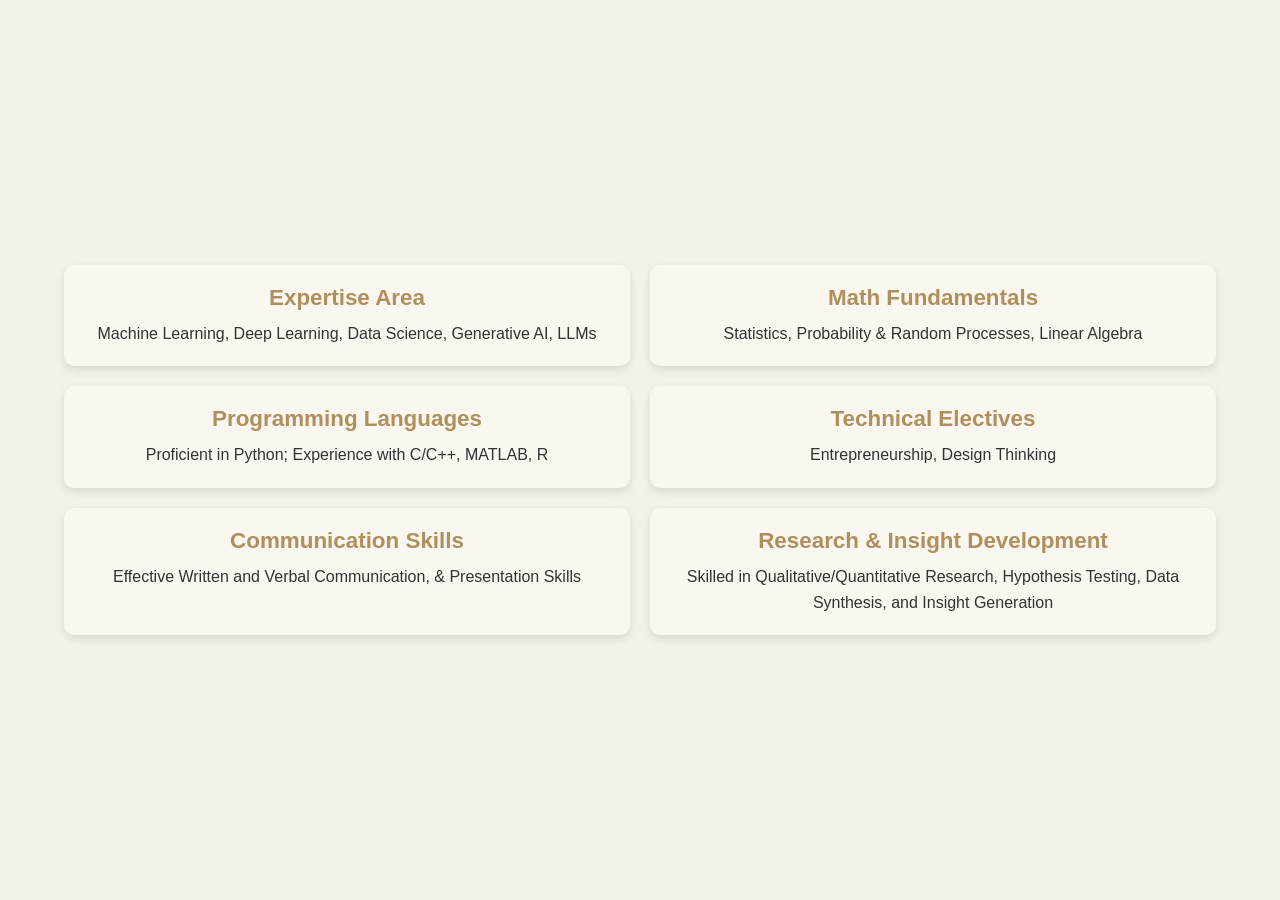
<file: index.html>
<!DOCTYPE html>
<html lang="en">
<head>
    <meta charset="UTF-8">
    <meta name="viewport" content="width=device-width, initial-scale=1.0">
    <title>Expertise Pictorial Representation</title>
    <style>
        body {
            font-family: Arial, sans-serif;
            background-color: #f4f1e8;
            color: #333;
            display: flex;
            justify-content: center;
            align-items: center;
            min-height: 100vh;
            margin: 0;
        }
        .diagram {
            width: 90%;
            max-width: 1200px;
            display: grid;
            grid-template-columns: repeat(2, 1fr);
            gap: 20px;
        }
        .node {
            padding: 20px;
            background-color: #faf7f0;
            border-radius: 10px;
            box-shadow: 0 4px 10px rgba(0, 0, 0, 0.1);
            transition: transform 0.3s;
            text-align: center;
        }
        .node:hover {
            transform: translateY(-10px);
        }
        .node-title {
            font-weight: bold;
            font-size: 1.4em;
            margin-bottom: 10px;
            color: #b08f5c;
        }
        .node-content {
            line-height: 1.6;
        }
        @media (max-width: 768px) {
            .diagram {
                grid-template-columns: 1fr;
            }
        }
    </style>
</head>
<body>
    <div class="diagram">
        <div class="node">
            <div class="node-title">Expertise Area</div>
            <div class="node-content">Machine Learning, Deep Learning, Data Science, Generative AI, LLMs</div>
        </div>
        <div class="node">
            <div class="node-title">Math Fundamentals</div>
            <div class="node-content">Statistics, Probability & Random Processes, Linear Algebra</div>
        </div>
        <div class="node">
            <div class="node-title">Programming Languages</div>
            <div class="node-content">Proficient in Python; Experience with C/C++, MATLAB, R</div>
        </div>
        <div class="node">
            <div class="node-title">Technical Electives</div>
            <div class="node-content">Entrepreneurship, Design Thinking</div>
        </div>
        <div class="node">
            <div class="node-title">Communication Skills</div>
            <div class="node-content">Effective Written and Verbal Communication, & Presentation Skills</div>
        </div>
        <div class="node">
            <div class="node-title">Research & Insight Development</div>
            <div class="node-content">Skilled in Qualitative/Quantitative Research, Hypothesis Testing, Data Synthesis, and Insight Generation</div>
        </div>
    </div>
</body>
</html>
</file>
